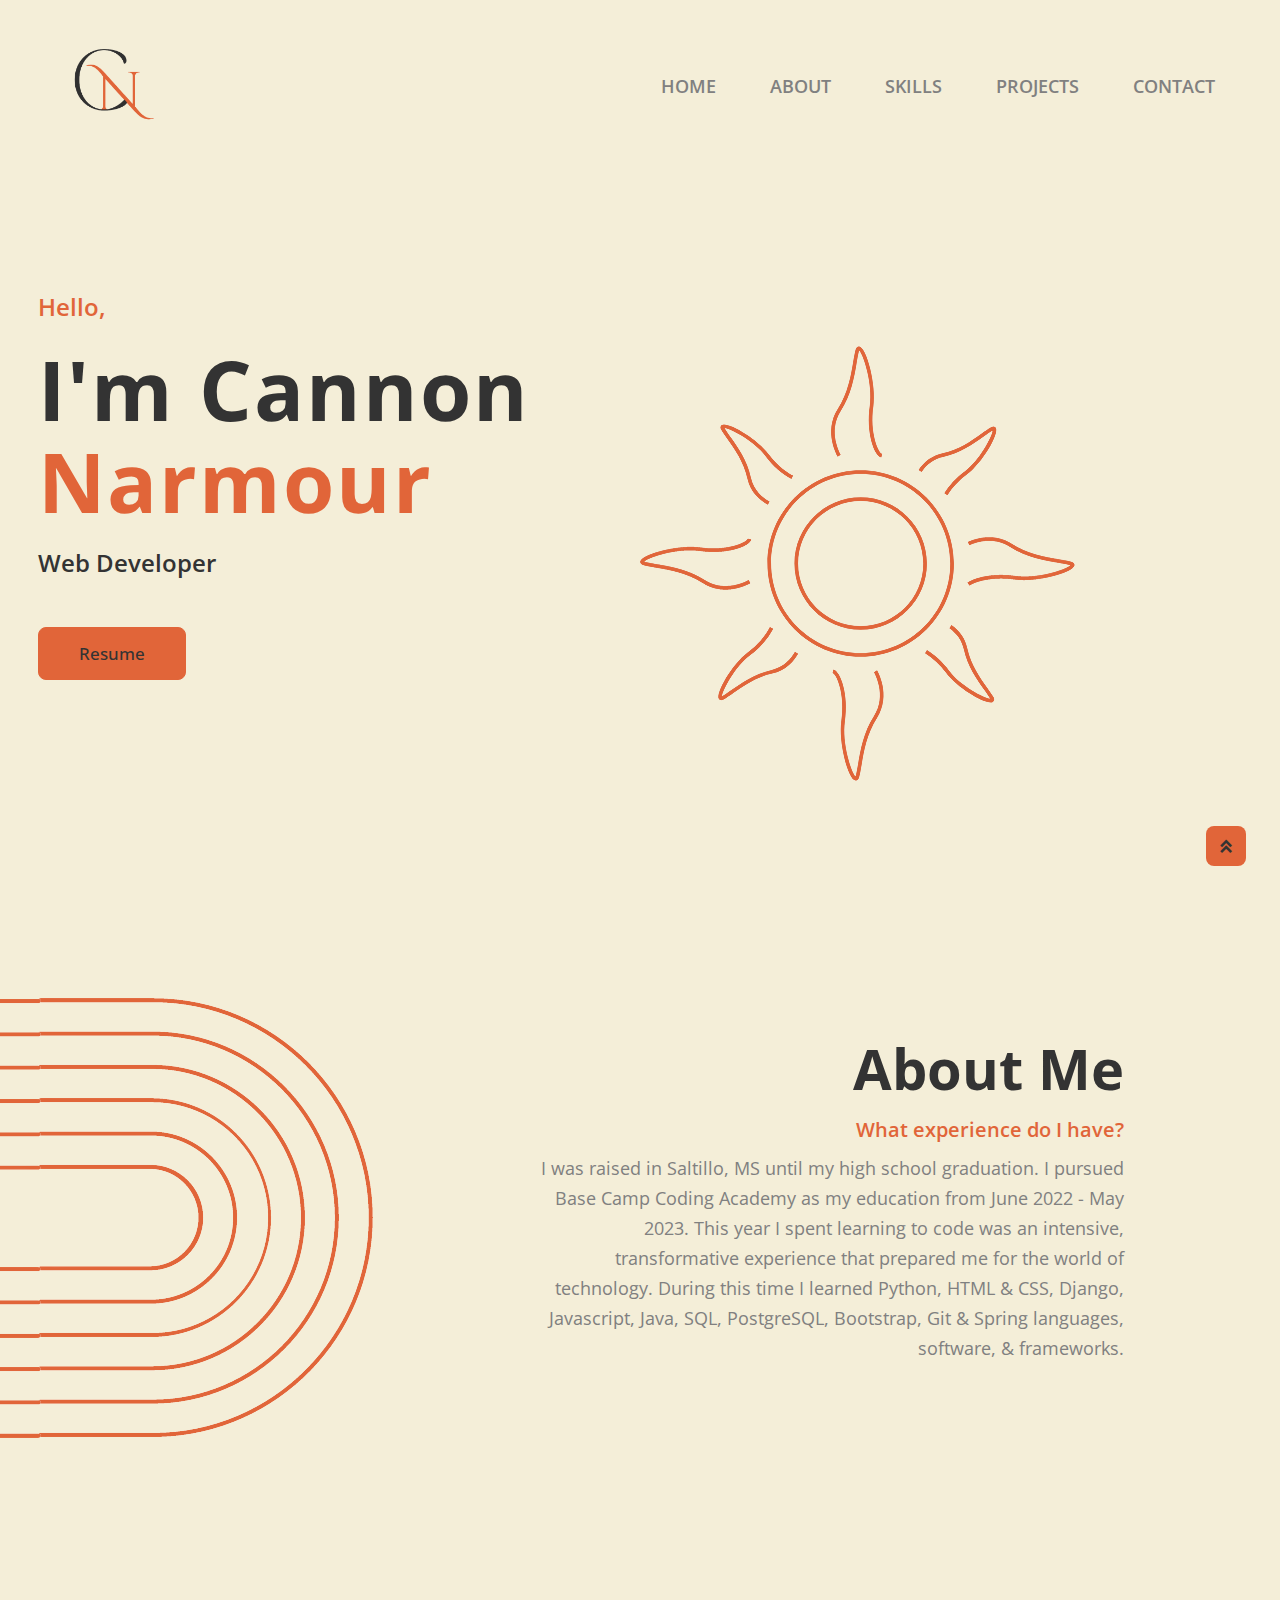
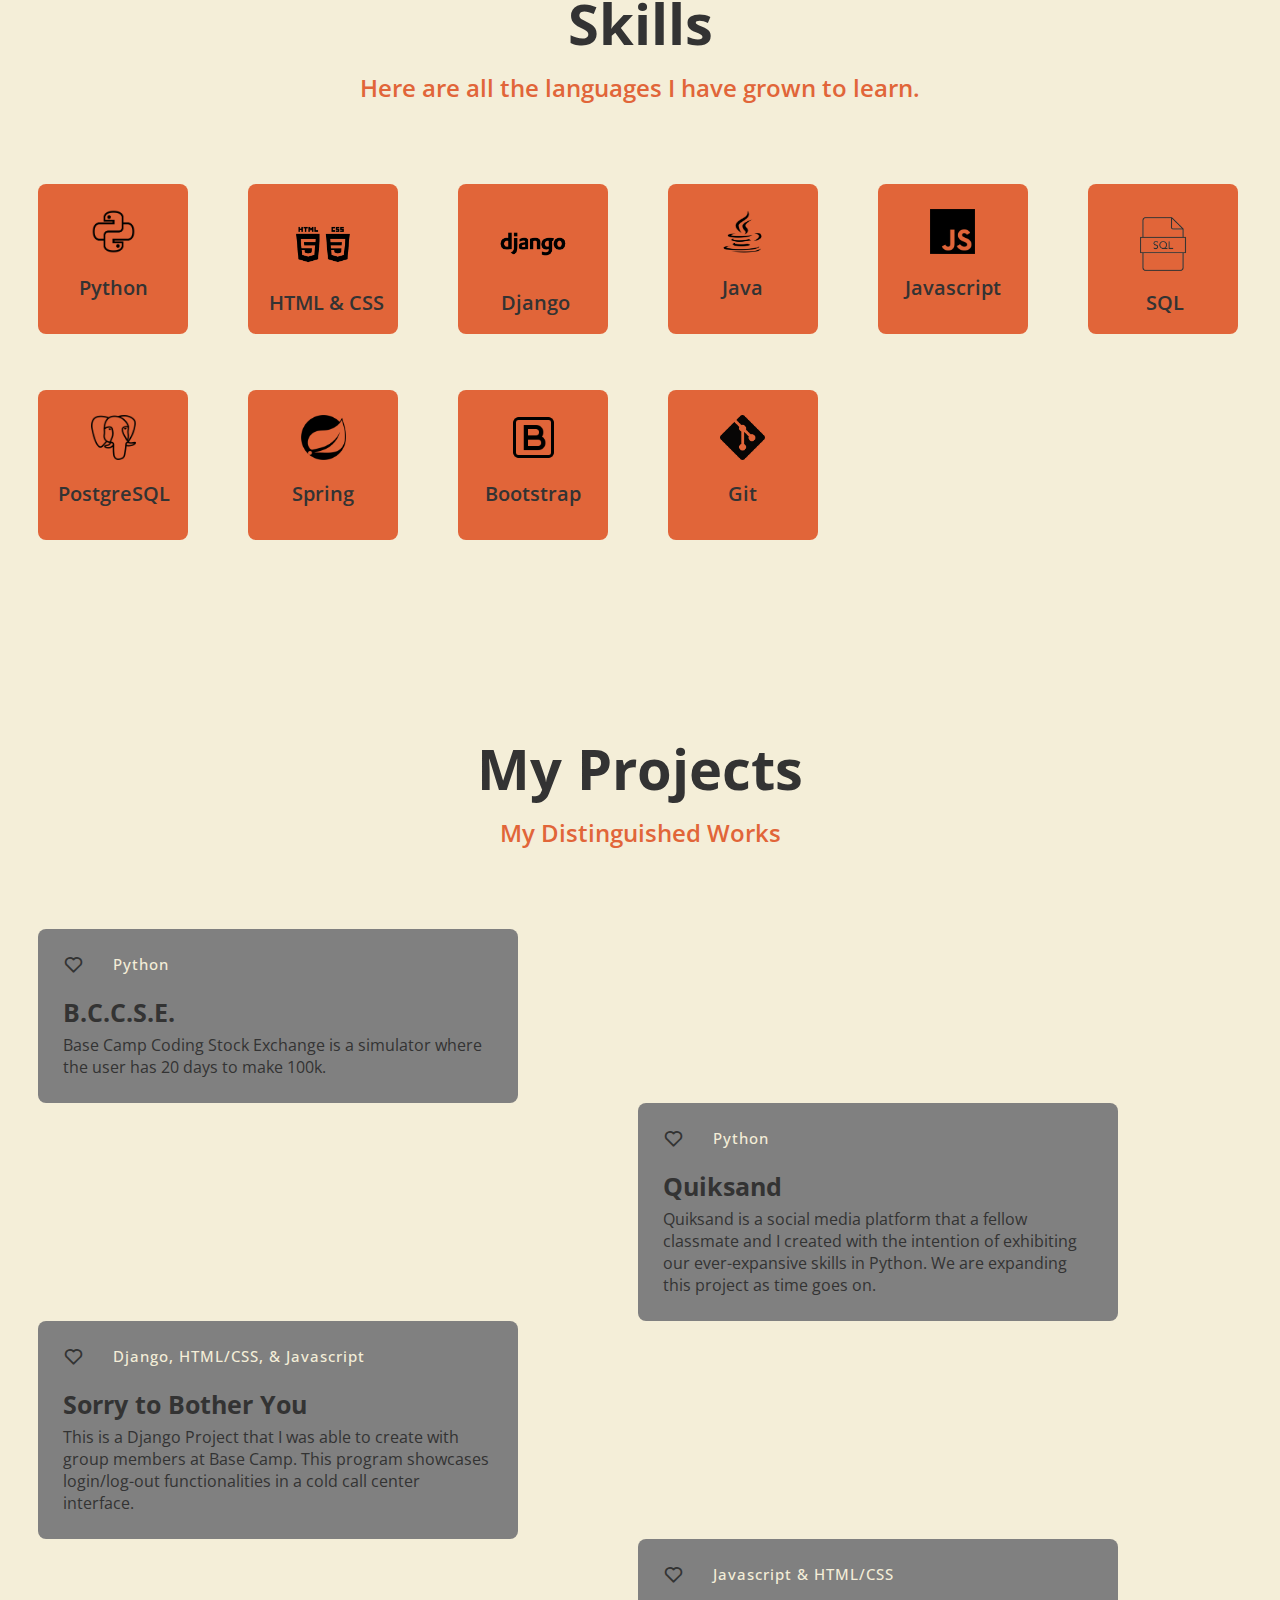
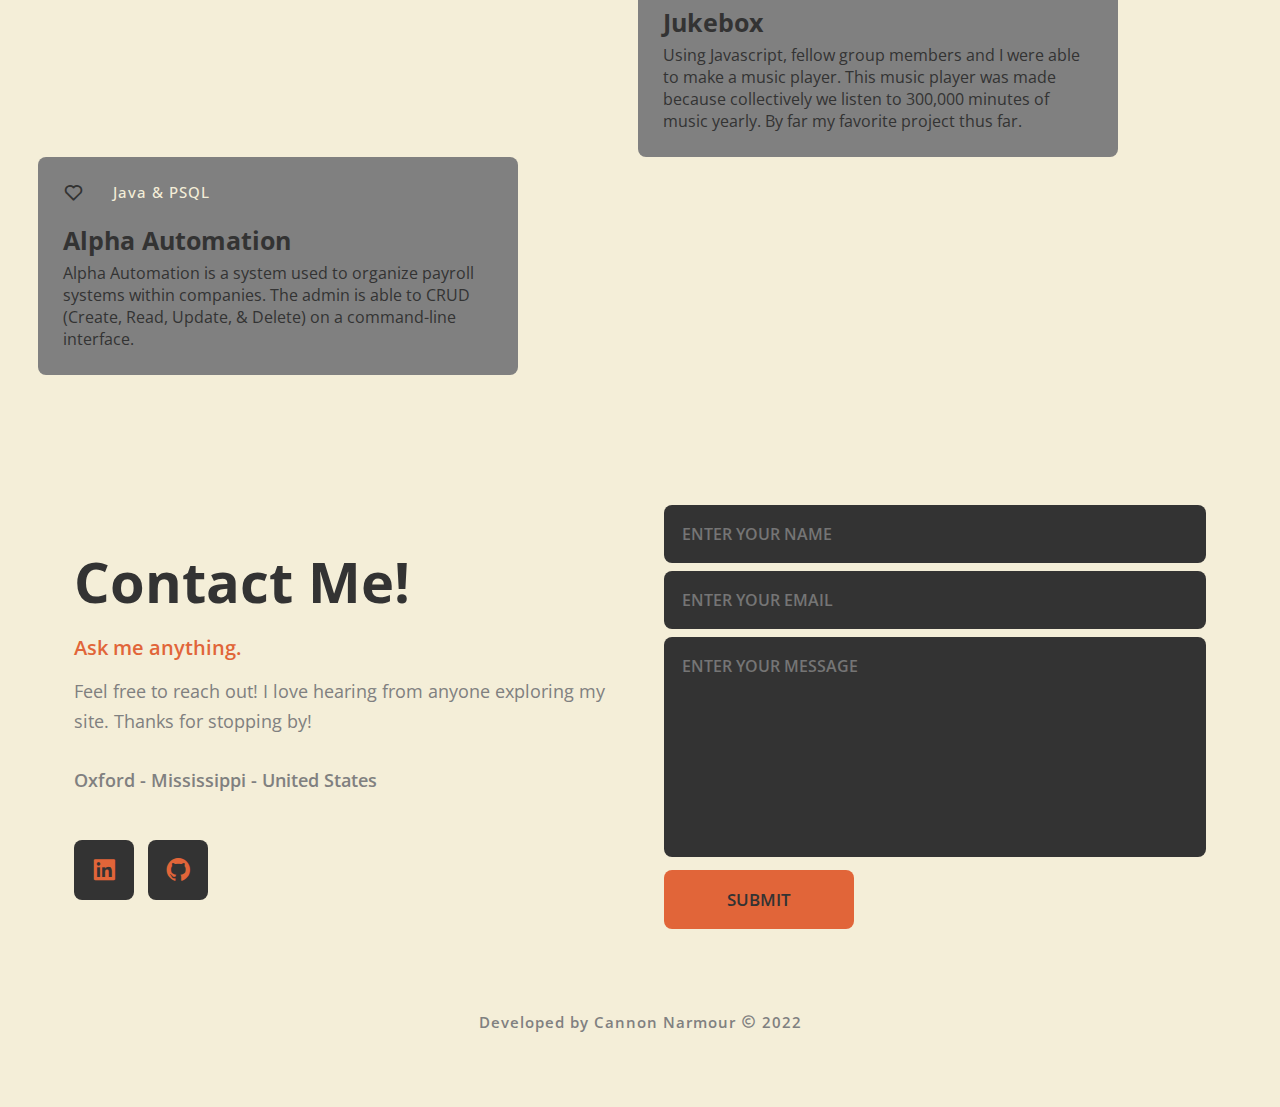
<file: index.html>
<!DOCTYPE html>
<html lang="en">
  <head>
    <meta charset="UTF-8" />
    <meta http-equiv="X-UA-Compatible" content="IE=edge" />
    <meta name="viewport" content="width=device-width, initial-scale=1.0" />
    <title>Cannon Narmour</title>
    <link rel="stylesheet" href="styles.css" />
    <link
      rel="stylesheet"
      href="https://unpkg.com/boxicons@latest/css/boxicons.min.css"
    />
    <link rel="preconnect" href="https://fonts.googleapis.com" />
    <link rel="preconnect" href="https://fonts.gstatic.com" crossorigin />
    <link
      href="https://fonts.googleapis.com/css2?family=Open+Sans:wght@600&display=swap"
      rel="stylesheet"
    />
    <link rel="stylesheet1" href="new.scss" />
    <link rel="icon" type="image/png" href="images/logo.png" />
  </head>
  <body>
    <!--header-->
    <header>
      <a href="" class="logo"> <img src="images/logo.png" /> </a>
      <div class="bx bx-menu" id="menu-icon"></div>

      <ul class="navbar">
        <li><a href="#home">HOME</a></li>
        <li><a href="#about">ABOUT</a></li>
        <li><a href="#skills">SKILLS</a></li>
        <li><a href="#projects">PROJECTS</a></li>
        <li><a href="#contact">CONTACT</a></li>
      </ul>
    </header>
    <!--home-->

    <section class="home" id="home">
      <div class="home-txt">
        <h4>Hello,</h4>
        <h1>
          I'm Cannon <br />
          <span> Narmour </span>
        </h1>
        <h3>Web Developer</h3>
        <a href="Cannon_Narmour_Web_Dev.pdf" class="btn" target="_blank"> Resume</a>
        <div class="intro">
          <img src="images/sun.png" alt="Graphic of a sun" />
        </div>
      </div>
    </section>
    <!--about-->
    <section class="about" id="about">
      <div class="about-img">
        <img
          src="images/rainboworangeleft.png"
          alt="Orange graphic wave flows throughout screen."
        />
        <div class="leftorange">
          <img
            src="images/rainboworangeleft.png"
            alt="Orange graphic oval lines."
          />
        </div>
      </div>
      <div class="about-text">
        <h2>About Me</h2>
        <h4>What experience do I have?</h4>
        <p>
          I was raised in Saltillo, MS until my high school graduation. I
          pursued Base Camp Coding Academy as my education from June 2022 - May
          2023. This year I spent learning to code was an intensive,
          transformative experience that prepared me for the world of
          technology. During this time I learned Python, HTML & CSS, Django,
          Javascript, Java, SQL, PostgreSQL, Bootstrap, Git & Spring languages,
          software, & frameworks.
        </p>
      </div>
    </section>
    <!--skills-->
    <section class="skills" id="skills">
      <div class="main-text">
        <h2>Skills</h2>
        <h4>Here are all the languages I have grown to learn.</h4>
      </div>
      <div class="skill-content">
        <div class="box">
          <img
            class="lang"
            src="images/pythonoutline.png"
            alt="black outline of python language logo"
          />
          <h3>Python</h3>
        </div>

        <div class="box_wrong">
          <img
            class="wrong"
            src="images/htmlcss.png"
            alt="black outline of HTML & CSS language logo"
          />
          <h3>HTML & CSS</h3>
        </div>

        <div class="box_wrong">
          <img
            class="wrong"
            src="images/django.png"
            alt="black outline of Django language logo"
          />
          <h3>Django</h3>
        </div>

        <div class="box">
          <img
            class="lang"
            src="images/java.png"
            alt="black outline of Java language logo"
          />
          <h3>Java</h3>
        </div>

        <div class="box">
          <img
            class="lang"
            src="images/javascript.png"
            alt="black outline of Javascript language logo"
          />
          <h3>Javascript</h3>
        </div>

        <div class="box_wrong">
          <img
            class="wrong"
            src="images/sql.png"
            alt="black outline of SQL language logo"
          />
          <h3>SQL</h3>
        </div>

        <div class="box">
          <img
            class="lang"
            src="images/postgresql.png"
            alt="black outline of PostgreSQL language logo"
          />
          <h3 class="Post" id="Post">PostgreSQL</h3>
        </div>

        <div class="box">
          <img
            class="lang"
            src="images/spring.png"
            alt="black outline of spring language logo"
          />
          <h3>Spring</h3>
        </div>

        <div class="box">
          <img
            class="lang"
            src="images/bootstrap.png"
            alt="black outline of bootstrap language logo"
          />
          <h3>Bootstrap</h3>
        </div>

        <div class="box">
          <img
            class="lang"
            src="images/git.png"
            alt="black outline of git language logo"
          />
          <h3>Git</h3>
        </div>
      </div>
    </section>

    <!--portfolio-->

    <section class="projects" id="projects">
      <div class="main-text">
        <h2>My Projects</h2>
        <h4>My Distinguished Works</h4>
      </div>

      <div class="project-content">
        <!-- bccase -->
        <div class="row">
          <!-- <img
            src="images/Untitled_design__2_-removebg-preview.png"
            alt="Positive Stock Graph"
          /> -->
          <div class="main-row">
            <div class="row-text">
              <a href="https://replit.com/@Narmour/Unit-Project-1#main.py"
                ><h6>Python</h6></a
              >
            </div>
            <div class="row-icon">
              <i class="bx bx-heart" id="heart"></i>
            </div>
          </div>
          <a href="https://replit.com/@Narmour/Unit-Project-2#main.py"
            ><h3 class="bccase">B.C.C.S.E.</h3></a
          >
          <div class="what">
            <p>
              Base Camp Coding Stock Exchange is a simulator where the user has
              20 days to make 100k.
            </p>
          </div>
        </div>
        <!-- quiksand -->
        <div class="row1">
          <a href="https://replit.com/@Narmour/Unit-Project-2#main.py">
          <!-- <img src="images/quiksand.png" alt="Quiksand Logo" /> -->
          <div class="main-row">
            <div class="row-text">
              <a href="https://replit.com/@Narmour/Unit-Project-2#main.py"
                ><h6>Python</h6></a
              >
          
            </div>
            <div class="row-icon">
              <i class="bx bx-heart" id="heart1"></i>
            </div>
          </a> 
          </div>
          <a href="https://replit.com/@Narmour/Unit-Project-2#main.py"
            ><h3 class="quiksand">Quiksand</h3></a
          >
          <div class="what">
            <p>
              Quiksand is a social media platform that a fellow classmate and I
              created with the intention of exhibiting our ever-expansive skills
              in Python. We are expanding this project as time goes on.
            </p>
          </div>
        </div>
        <!-- new card "Django" -->
        <div class="row">
          <!-- <img
            src="images/Untitled_design__2_-removebg-preview.png"
            alt="Quiksand"
          /> -->
          <div class="main-row">
            <div class="row-text">
              <a href="https://github.com/Isaiah0205/Sorrytobotheryou"
                ><h6>Django, HTML/CSS, & Javascript</h6></a
              >
            </div>
            <div class="row-icon">
              <i class="bx bx-heart" id="heart2"></i>
            </div>
          </div>
          <a href="https://github.com/Isaiah0205/Sorrytobotheryou"
            ><h3 class="stby">Sorry to Bother You</h3></a
          >
          <div class="what">
            <p>
              This is a Django Project that I was able to create with group members at Base Camp. This program showcases login/log-out functionalities in a cold call center interface.
            </p>
          </div>
        </div>
        <!-- Javascript -->
        <div class="row1">
          <a href="https://github.com/Isaiah0205/Jukebox">
          <!-- <img src="images/quiksand.png" alt="Quiksand Logo" /> -->
          <div class="main-row">
            <div class="row-text">
              <a href="https://github.com/Isaiah0205/Jukebox"
                ><h6 class="js">Javascript & HTML/CSS</h6></a
              >
          
            </div>
            <div class="row-icon">
              <i class="bx bx-heart" id="heart3"></i>
            </div>
          </a> 
          </div>
          <a href="https://isaiah0205.github.io/Jukebox/"
            ><h3 class="jukebox">Jukebox</h3></a
          >
          <div class="what">
            <p>
              Using Javascript, fellow group members and I were able to make a music player. This music player was made because collectively we listen to 300,000 minutes of music yearly. By far my favorite project thus far.
              
            </p>
          </div>
        </div>
      </div>
      <!-- JAVA & SQL -->
      <div class="row">
        <div class="main-row">
          <div class="row-text">
            <a href="https://github.com/AntonioT04/payroll_app/tree/main"
              ><h6>Java & PSQL </h6></a
            >
          </div>
          <div class="row-icon">
            <i class="bx bx-heart" id="heart2"></i>
          </div>
        </div>
        <a href="https://github.com/AntonioT04/payroll_app/tree/main"
          ><h3 class="stby">Alpha Automation</h3></a
        >
        <div class="what">
          <p>
            Alpha Automation is a system used to organize payroll systems within companies. The admin is able to CRUD (Create, Read, Update, & Delete) on a command-line interface. 
          </p>
        </div>
      </div>

      
    <!--contact-->
    <section class="contact" id="contact">
      <div class="contact-text">
        <h2>Contact Me!</h2>
        <h4>Ask me anything.</h4>
        <p>
          Feel free to reach out! I love hearing from anyone exploring my site.
          Thanks for stopping by!
        </p>
        <div class="contact-list">
          <li>
            <a
              target="_blank"
              href="https://www.google.com/search?q=Oxford%2C+MS&ei=HDIiY8noIvmfptQPgOStoAg&ved=0ahUKEwjJ5pHJiJX6AhX5j4kEHQByC4QQ4dUDCA4&uact=5&oq=Oxford%2C+MS&gs_lcp=[base64]&sclient=gws-wiz"
              >Oxford - Mississippi - United States</a
            >
          </li>
        </div>
        <div class="contact-icons">
          <a target="_blank" href="https://www.linkedin.com/in/cannon-narmour/"
            ><i class="bx bxl-linkedin-square"></i
          ></a>
          <a target="_blank" href="https://github.com/Cannon-Narmour"
            ><i class="bx bxl-github"></i
          ></a>
        </div>
      </div>
      <div class="contact-form">
        <!--Not gonna work until pushed to site and pulled on macbook so that the links  written can access the thank you page and everything. Form itself is on its way to being complete
        -->
        <form
          action="https://formsubmit.co/cannonnarmour@gmail.com"
          method="POST"
        >
          <input
            type="name"
            name="name"
            placeholder="ENTER YOUR NAME"
            required
          />
          <input type="email" placeholder="ENTER YOUR EMAIL" required />
          <input
            type="hidden"
            name="_subject"
            placeholder="ENTER YOUR SUBJECT"
            value="Portfolio Message"
          />
          <textarea
            name="message"
            id=""
            cols="40"
            rows="10"
            placeholder="ENTER YOUR MESSAGE"
            required
          ></textarea>
          <input type="submit" value="SUBMIT" class="SEND" /><input
            type="hidden"
            name="_next"
            value="https://cannon-narmour.github.io/Portfolio/thanks.html"
          />
        </form>
      </div>
    </section>
    <p></p>

    <div class="last-text">
      <p>Developed by Cannon Narmour <i class="bx bx-copyright"></i> 2022</p>
    </div>
    <!--PHP Contact-->
    <!--<form
      class="contact-form"
      action="https://formsubmit.co/cannonnarmour@gmail.com"
      method="POST"
    >
      <input type="text" name="name" placeholder="Name" required />
      <input type="email" name="email" placeholder="Email Address" required />
      <input type="text" name="message" placeholder="Write your message here!" required />
      <input type="hidden" name="_subject" value="New Message!!" />
      
      <button type="submit">Test</button>
      <input
        type="hidden"
        name="_next" 
        value="https://https://cannon-narmour.github.io/Portfolio/html/thanks.html"
      />
    </form>
     -->
    <!--scroll top-->
    <a href="#" class="top"> <i class="bx bxs-chevrons-up"></i></a>
    <!--javascript link-->
    <script type="text/javascript" src="script.js"></script>
  </body>
</html>
</file>
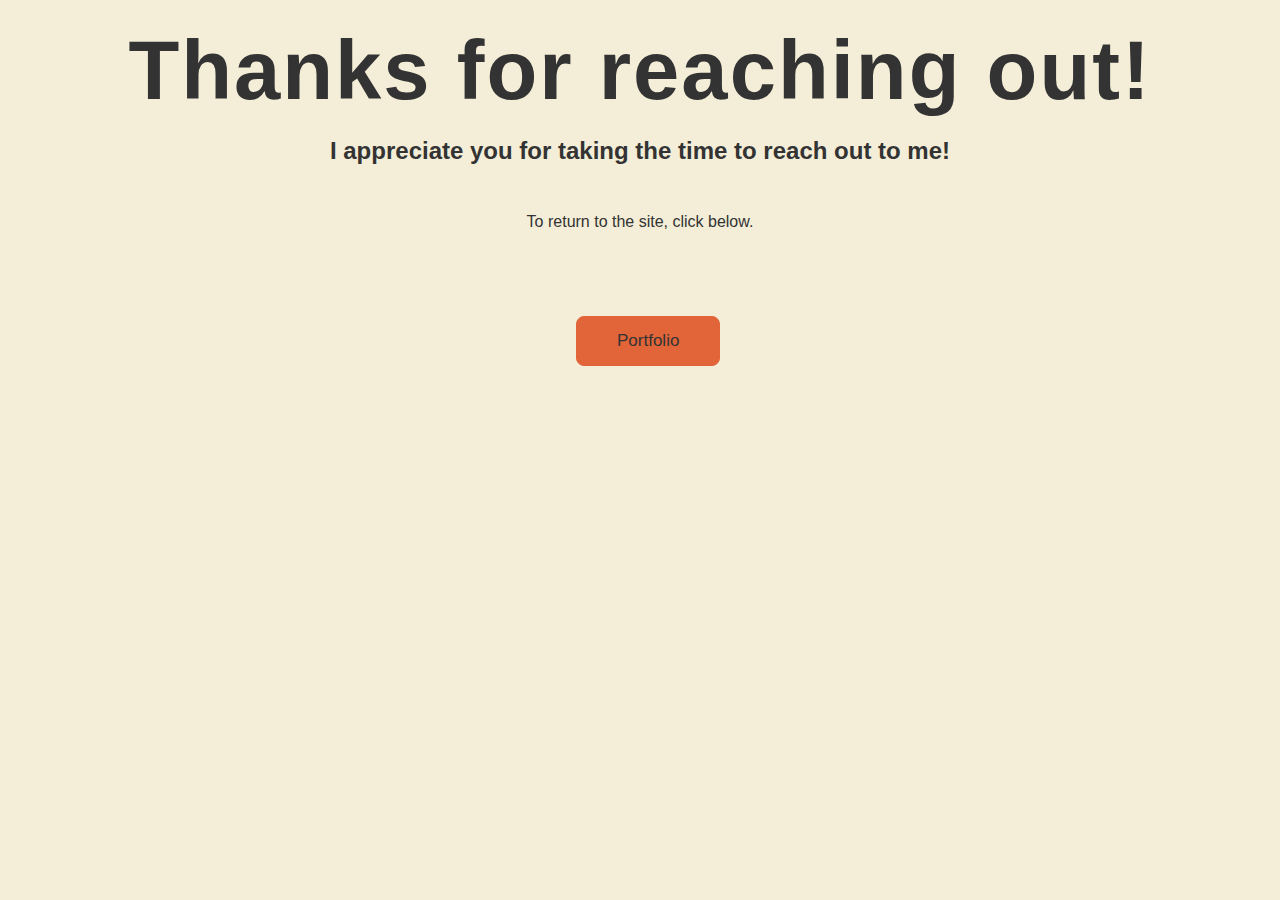
<file: thanks.html>
<!DOCTYPE html>
<html lang="en">
  <head>
    <meta charset="UTF-8" />
    <meta http-equiv="X-UA-Compatible" content="IE=edge" />
    <meta name="viewport" content="width=device-width, initial-scale=1.0" />
    <link rel="stylesheet" href="styles.css" />
    <title>Thanks!</title>
  </head>
  <body>
    <div>
      <h1 class="thanksint">Thanks for reaching out!</h1>
      <h3 class="appreciate">
        I appreciate you for taking the time to reach out to me!
      </h3>
      <p class="psite">To return to the site, click below.</p>
      <a href="https://cannon-narmour.github.io/Portfolio/" class="btn1">
        Portfolio</a
      >
    </div>
  </body>
</html>
</file>
<file: styles.css>
* {
  padding: 0;
  margin: 0;
  box-sizing: border-box;
  font-family: "Open Sans", sans-serif;
  list-style: none;
  text-decoration: none;
  scroll-behavior: smooth;
}

:root {
  --bg-color: #f4eed8;
  --text-color: #333333;
  --main-color: #e16539;
  --second-color: gray;
  --other-color: #12141c;
  --h1-font: 5.2rem;
  --h2-font: 3.5rem;
  --p-font: 1.1rem;
}

body {
  background: var(--bg-color);
  color: var(--text-color);
  background-repeat: no-repeat;
  background-position-x: right;
}
header {
  position: fixed;
  right: 0;
  top: 0;
  width: 100%;
  z-index: 1000;
  display: flex;
  align-items: center;
  justify-content: space-between;
  background: transparent;
  padding: 22px 16%;
  border-bottom: 1px solid transparent;
  transition: all 0.4s ease;
}

.logo img {
  width: 135px;
  height: auto;
}

.navbar {
  display: flex;
}

.navbar a {
  color: var(--second-color);
  font-size: var(--p-font);
  font-weight: 600;
  padding: 10px 25px;
  margin: 0 2px;
  border-radius: 0.5rem;
  transition: all 0.4s ease-in-out;
}

.navbar a:hover {
  background: var(--main-color);
  color: var(--text-color);
  transform: scale(1.01) translateY(-5px);
}

#menu-icon {
  font-size: 36px;
  color: var(--text-color);
  z-index: 10001;
  cursor: pointer;
  display: none;
}

section {
  padding: 160px 16% 90px;
}

.home {
  height: 100vh;
  width: 100%;
  position: relative;
  background-size: cover;
  background-position: center;
  display: flex;
  align-items: center;
  justify-content: flex-start;
}

h1 {
  margin: 20px 0;
  font-size: var(--h1-font);
  font-weight: bold;
  line-height: 1.1;
  letter-spacing: 2px;
}

span {
  color: var(--main-color);
}

h4 {
  color: var(--main-color);
  font-size: 24px;
  font-weight: 600;
}

h3 {
  font-size: 24px;
  font-weight: 600;
  margin-bottom: 3rem;
}

.btn {
  display: inline-block;
  padding: 14px 40px;
  border-radius: 0.5rem;
  font-size: 17px;
  font-weight: 500;
  background: var(--main-color);
  color: var(--text-color);
  border: 1px solid var(--main-color);
  transition: all 0.4s ease-in-out;
}

.btn:hover {
  transform: scale(1.01) translateY(-5px);
  background: #c45730;
  border: 1px solid var(--main-color);
}

.about-img {
  width: 250px;
  height: auto;
}

header {
  padding: 1px 16%;
  background: var(--bg-color);
  transition: 0.3s;
}

.about {
  display: grid;
  grid-template-columns: repeat(2, 1fr);
  align-items: center;
  gap: 2rem;
  text-align: right;
}

.about-text h4 {
  margin: 10px 0;
  color: var(--main-color);
  font-size: 20px;
  font-weight: 600;
  position: relative;
  left: 500px;
}

.about-text h2 {
  font-size: var(--h2-font);
  position: relative;
  left: 500px;
}

.about-text p {
  color: var(--second-color);
  font-size: var(--p-font);
  line-height: 30px;
  margin-bottom: 2rem;
  position: relative;
  left: 500px;
}

.about-img {
  position: absolute;
}

.leftorange {
  position: absolute;
  transform: rotate(180deg);
  left: -497px;
  top: 10.5px;
}

.intro {
  position: absolute;
  right: 180px;
  top: 20em;
}

.main-text {
  text-align: center;
}

.main-text h2 {
  font-size: var(--h2-font);
  margin-bottom: 10px;
}

.main-text h4 {
  color: var(--main-color);
  font-size: 24px;
  font-weight: 600;
}

.skill-content {
  display: grid;
  grid-template-columns: repeat(auto-fit, minmax(150px, auto));
  align-items: center;
  text-align: center;
  gap: 3.5rem;
  margin-top: 5rem;
}

.box {
  padding: 20px;
  background: #e16539;
  border-top: 5px solid transparent;
  border-radius: 0.5rem;
  transition: all 0.4s ease;
  height: 150px;
  width: 150px;
}

.box_wrong {
  padding: 20px;
  background: #e16539;
  border-top: 5px solid transparent;
  border-radius: 0.5rem;
  transition: all 0.4s ease;
  height: 150px;
  width: 150px;
}

.lang {
  width: 45px;
  height: 45px;
}
.wrong {
  width: 70px;
  height: 70px;
}

.box h3 {
  font-size: 20px;
  font-weight: 600;
  margin: 15px 0;
  transition: all 0.4s ease;
}

.box_wrong h3 {
  font-size: 20px;
  font-weight: 600;
  width: 115.5px;
  margin: 5px 0;
  transition: all 0.4s ease;
}

.box:hover {
  transform: scale(1.01) translateY(-5px);
  border-top: 5px solid var(--other-color);
}

.box_wrong:hover {
  transform: scale(1.01) translateY(-5px);
  border-top: 5px solid var(--other-color);
}

.box:hover h3 {
  color: var(--other-color);
}

.box_wrong:hover h3 {
  color: var(--other-color);
}

.project-content {
  grid-template-columns: repeat(auto-fit, minmax(200px, auto));
  align-items: center;
  gap: 3.5rem;
  margin-top: 5rem;
}

.row img {
  height: 40px;
  width: 20px;
  border-radius: 0.5rem;
  margin-bottom: 1.5rem;
}

.row {
  height: fit-content;
  width: 30rem;
  padding: 25px;
  background: var(--second-color);
  border-radius: 0.5rem;
  position: relative;
}

.row1 {
  margin-left: 600px;
  height: fit-content;
  width: 30rem;
  padding: 25px;
  background: var(--second-color);
  border-radius: 0.5rem;
  position: relative;
}

.row1 h3 {
  font-size: 25px;
  font-weight: 700;
  margin-bottom: 5px;
}

.row1 h6 {
  color: var(--bg-color);
  font-size: 15px;
  font-weight: 500;
  letter-spacing: 1px;
  text-align: justify;
  margin-left: 50px;
  height: fit-content;
  margin-bottom: -20px;
}

.row1:hover {
  transform: scale(1.01) translateY(-5px);
}

.main-row {
  align-items: center;
  justify-content: space-between;
  margin-bottom: 1rem;
}

.row h3 {
  font-size: 25px;
  font-weight: 700;
  margin-bottom: 5px;
}

.row h6 {
  color: var(--bg-color);
  font-size: 15px;
  font-weight: 500;
  letter-spacing: 1px;
  text-align: justify;
  margin-left: 50px;
  height: fit-content;
  margin-bottom: -20px;
}

.row-icon i {
  font-size: 21px;
}

#heart.orange {
  color: #c45730;
}

#heart1.orange {
  color: #c45730;
}

#heart2.orange {
  color: #c45730;
}

#heart3.orange {
  color: #c45730;
}

.row-icon:hover {
  color: #e16539;
  user-select: none;
}

.row:hover {
  transform: scale(1.01) translateY(-5px);
}

.contact {
  display: grid;
  grid-template-columns: repeat(2, 1fr);
  align-items: center;
  gap: 3rem;
}

.contact-text h4 {
  margin: 15px 0;
  color: var(--main-color);
  font-size: 20px;
  font-weight: 600;
}

.contact-text h2 {
  font-size: var(--h2-font);
}

.quiksand {
  text-decoration: none;
  color: #333333;
}

.quiksand:hover {
  color: #e16539;
}

.bccase {
  text-decoration: none;
  color: #333333;
}

.bccase:hover {
  color: #e16539;
}

.jukebox {
  text-decoration: none;
  color: #333333;
}

.jukebox:hover {
  color: #e16539;
}

.stby {
  text-decoration: none;
  color: #333333;
}

.stby:hover {
  color: #e16539;
}

/* new code start */
@keyframes tonext {
  75% {
    left: 0;
  }
  95% {
    left: 100%;
  }
  98% {
    left: 100%;
  }
  99% {
    left: 0;
  }
}

@keyframes tostart {
  75% {
    left: 0;
  }
  95% {
    left: -300%;
  }
  98% {
    left: -300%;
  }
  99% {
    left: 0;
  }
}

@keyframes snap {
  96% {
    scroll-snap-align: center;
  }
  97% {
    scroll-snap-align: none;
  }
  99% {
    scroll-snap-align: none;
  }
  100% {
    scroll-snap-align: center;
  }
}

* {
  box-sizing: border-box;
  scrollbar-color: transparent transparent; /* thumb and track color */
  scrollbar-width: 0px;
}

*::-webkit-scrollbar {
  width: 0;
}

*::-webkit-scrollbar-track {
  background: transparent;
}

*::-webkit-scrollbar-thumb {
  background: transparent;
  border: none;
}

* {
  -ms-overflow-style: none;
}

ol,
li {
  list-style: none;
  margin: 0;
  padding: 0;
}

.carousel {
  position: relative;
  padding-top: 75%;
  filter: drop-shadow(0 0 10px #0003);
  perspective: 100px;
}

.carousel__viewport {
  position: absolute;
  top: 0;
  right: 0;
  bottom: 0;
  left: 0;
  display: flex;
  overflow-x: scroll;
  counter-reset: item;
  scroll-behavior: smooth;
  scroll-snap-type: x mandatory;
}

.carousel__slide {
  position: relative;
  flex: 0 0 100%;
  width: 100%;
  background-color: #f99;
  counter-increment: item;
}

.carousel__slide:nth-child(even) {
  background-color: #99f;
}

.carousel__slide:before {
  content: counter(item);
  position: absolute;
  top: 50%;
  left: 50%;
  transform: translate3d(-50%, -40%, 70px);
  color: #fff;
  font-size: 2em;
}

.carousel__snapper {
  position: absolute;
  top: 0;
  left: 0;
  width: 100%;
  height: 100%;
  scroll-snap-align: center;
}

@media (hover: hover) {
  .carousel__snapper {
    animation-name: tonext, snap;
    animation-timing-function: ease;
    animation-duration: 4s;
    animation-iteration-count: infinite;
  }

  .carousel__slide:last-child .carousel__snapper {
    animation-name: tostart, snap;
  }
}

@media (prefers-reduced-motion: reduce) {
  .carousel__snapper {
    animation-name: none;
  }
}

.carousel:hover .carousel__snapper,
.carousel:focus-within .carousel__snapper {
  animation-name: none;
}

.carousel__navigation {
  position: absolute;
  right: 0;
  bottom: 0;
  left: 0;
  text-align: center;
}

.carousel__navigation-list,
.carousel__navigation-item {
  display: inline-block;
}

.carousel__navigation-button {
  display: inline-block;
  width: 1.5rem;
  height: 1.5rem;
  background-color: #333;
  background-clip: content-box;
  border: 0.25rem solid transparent;
  border-radius: 50%;
  font-size: 0;
  transition: transform 0.1s;
}

.carousel::before,
.carousel::after,
.carousel__prev,
.carousel__next {
  position: absolute;
  top: 0;
  margin-top: 37.5%;
  width: 4rem;
  height: 4rem;
  transform: translateY(-50%);
  border-radius: 50%;
  font-size: 0;
  outline: 0;
}

.carousel::before,
.carousel__prev {
  left: -1rem;
}

.carousel::after,
.carousel__next {
  right: -1rem;
}

.carousel::before,
.carousel::after {
  content: "";
  z-index: 1;
  background-color: #333;
  background-size: 1.5rem 1.5rem;
  background-repeat: no-repeat;
  background-position: center center;
  color: #fff;
  font-size: 2.5rem;
  line-height: 4rem;
  text-align: center;
  pointer-events: none;
}

.carousel::before {
  background-image: url("data:image/svg+xml,%3Csvg viewBox='0 0 100 100' xmlns='http://www.w3.org/2000/svg'%3E%3Cpolygon points='0,50 80,100 80,0' fill='%23fff'/%3E%3C/svg%3E");
}

.carousel::after {
  background-image: url("data:image/svg+xml,%3Csvg viewBox='0 0 100 100' xmlns='http://www.w3.org/2000/svg'%3E%3Cpolygon points='100,50 20,100 20,0' fill='%23fff'/%3E%3C/svg%3E");
}
/* new code end */

.contact-text p {
  color: var(--second-color);
  font-size: var(--p-font);
  line-height: 30px;
  margin-bottom: 2rem;
}

.contact-list {
  margin-bottom: 3rem;
}

.contact-list li {
  margin-bottom: 10px;
  display: block;
}

.contact-list li a {
  display: block;
  color: var(--second-color);
  font-size: var(--p-font);
  font-weight: 600;
  transition: all 0.4s ease;
}

.contact-list li a:hover {
  transform: scale(1.01) translateY(-5px);
  color: var(--main-color);
}

.contact-icons i {
  height: 60px;
  width: 60px;
  background: var(--text-color);
  border-radius: 0.5rem;
  color: var(--main-color);
  display: inline-flex;
  align-items: center;
  justify-content: center;
  font-size: 28px;
  margin-right: 10px;
  transition: all 0.4s ease;
}

.contact-icons i:hover {
  transform: scale(1.01) translateY(-5px);
  color: var(--text-color);
  background: var(--main-color);
}

.contact-form form {
  position: relative;
}

.contact-form form input,
form textarea {
  border: none;
  outline: none;
  width: 100%;
  padding: 18px;
  background: var(--text-color);
  color: var(--bg-color);
  font-size: 1rem;
  font-weight: 600;
  margin-bottom: 0.5rem;
  border-radius: 0.5rem;
}

.contact-form textarea {
  resize: none;
  height: 220px;
}

.contact-form form .SEND {
  display: inline-block;
  font-size: 17px;
  font-weight: 600;
  background: var(--main-color);
  color: var(--text-color);
  width: 190px;
  transition: all 0.4s ease;
  cursor: pointer;
}

.last-text p {
  text-align: center;
  padding: 15px;
  color: var(--second-color);
  font-size: 15px;
  font-weight: 600;
  letter-spacing: 1px;
}

.top {
  position: fixed;
  bottom: 2.1rem;
  right: 2.1rem;
}

.top i {
  color: var(--text-color);
  background: var(--main-color);
  font-size: 20px;
  padding: 10px;
  border-radius: 0.5rem;
}

.thanksint {
  text-align: center;
  margin-top: 25px;
  position: relative;
}

.appreciate {
  text-align: center;
  position: relative;
}

.psite {
  text-align: center;
  position: relative;
}

.btn1 {
  display: inline-block;
  padding: 14px 40px;
  border-radius: 0.5rem;
  font-size: 17px;
  font-weight: 500;
  background: var(--main-color);
  color: var(--text-color);
  border: 1px solid var(--main-color);
  transition: all 0.4s ease-in-out;
  margin-left: 45%;
  margin-top: 5em;
}

.btn1:hover {
  transform: scale(1.01) translateY(-5px);
  background: #c45730;
  border: 1px solid var(--main-color);
}

@media (min-width: 2000px) {
  .project-content {
    margin-left: 250px;
  }
}

@media (max-width: 1325px) {
  header {
    padding: 16px 3%;
  }

  section {
    padding: 130px 3% 60px;
  }

  @media (max-width: 970px) {
    :root {
      --h1-font: 4.2rem;
      --h2-font: 2.9rem;
      --p-font: 1rem;
    }

    section {
      padding: 70px 3% 60px;
    }

    .home {
      height: 85vh;
    }

    .intro {
      top: 165px;
      right: 50px;
    }

    .about {
      grid-template-columns: 1fr;
    }

    .home {
      top: 50px;
    }

    .about-img {
      display: none;
    }

    .contact {
      grid-template-columns: 1fr;
    }

    .about {
      position: relative;
      text-align: left;
      right: 500px;
    }
  }

  @media screen and (max-width: 830px) {
    #menu-icon {
      display: block;
    }

    .navbar {
      position: absolute;
      top: -600px;
      right: 0;
      left: 0;
      display: flex;
      flex-direction: column;
      background: var(--text-color);
      text-align: left;
      transition: all 0.4s ease;
    }

    .navbar a {
      display: block;
      padding: 1rem;
      margin: 1rem;
    }

    .intro {
      display: none;
    }

    .navbar.active {
      top: 100%;
    }

    :root {
      --h1-font: 3.7rem;
      --h2-font: 2.7rem;
    }
    .about-img {
      display: none;
      opacity: 0;
    }

    .about {
      position: relative;
      text-align: left;
      right: 500px;
    }

    .home {
      top: 50px;
    }

    .row1 {
      margin-left: 0;
      margin-top: 25px;
      margin-bottom: 25px;
    }
  }

  @media screen and (max-width: 750px) {
    .intro {
      display: none;
    }
  }

  @media screen and (max-width: 600px) {
    .about-img {
      display: none;
      opacity: 0;
    }

    .about {
      position: relative;
      text-align: left;
      right: 500px;
    }

    .home {
      top: 50px;
    }
  }

  @media screen and (max-width: 400px) {
    .skill-content {
      margin-right: -4px;
    }
  }
}
</file>
